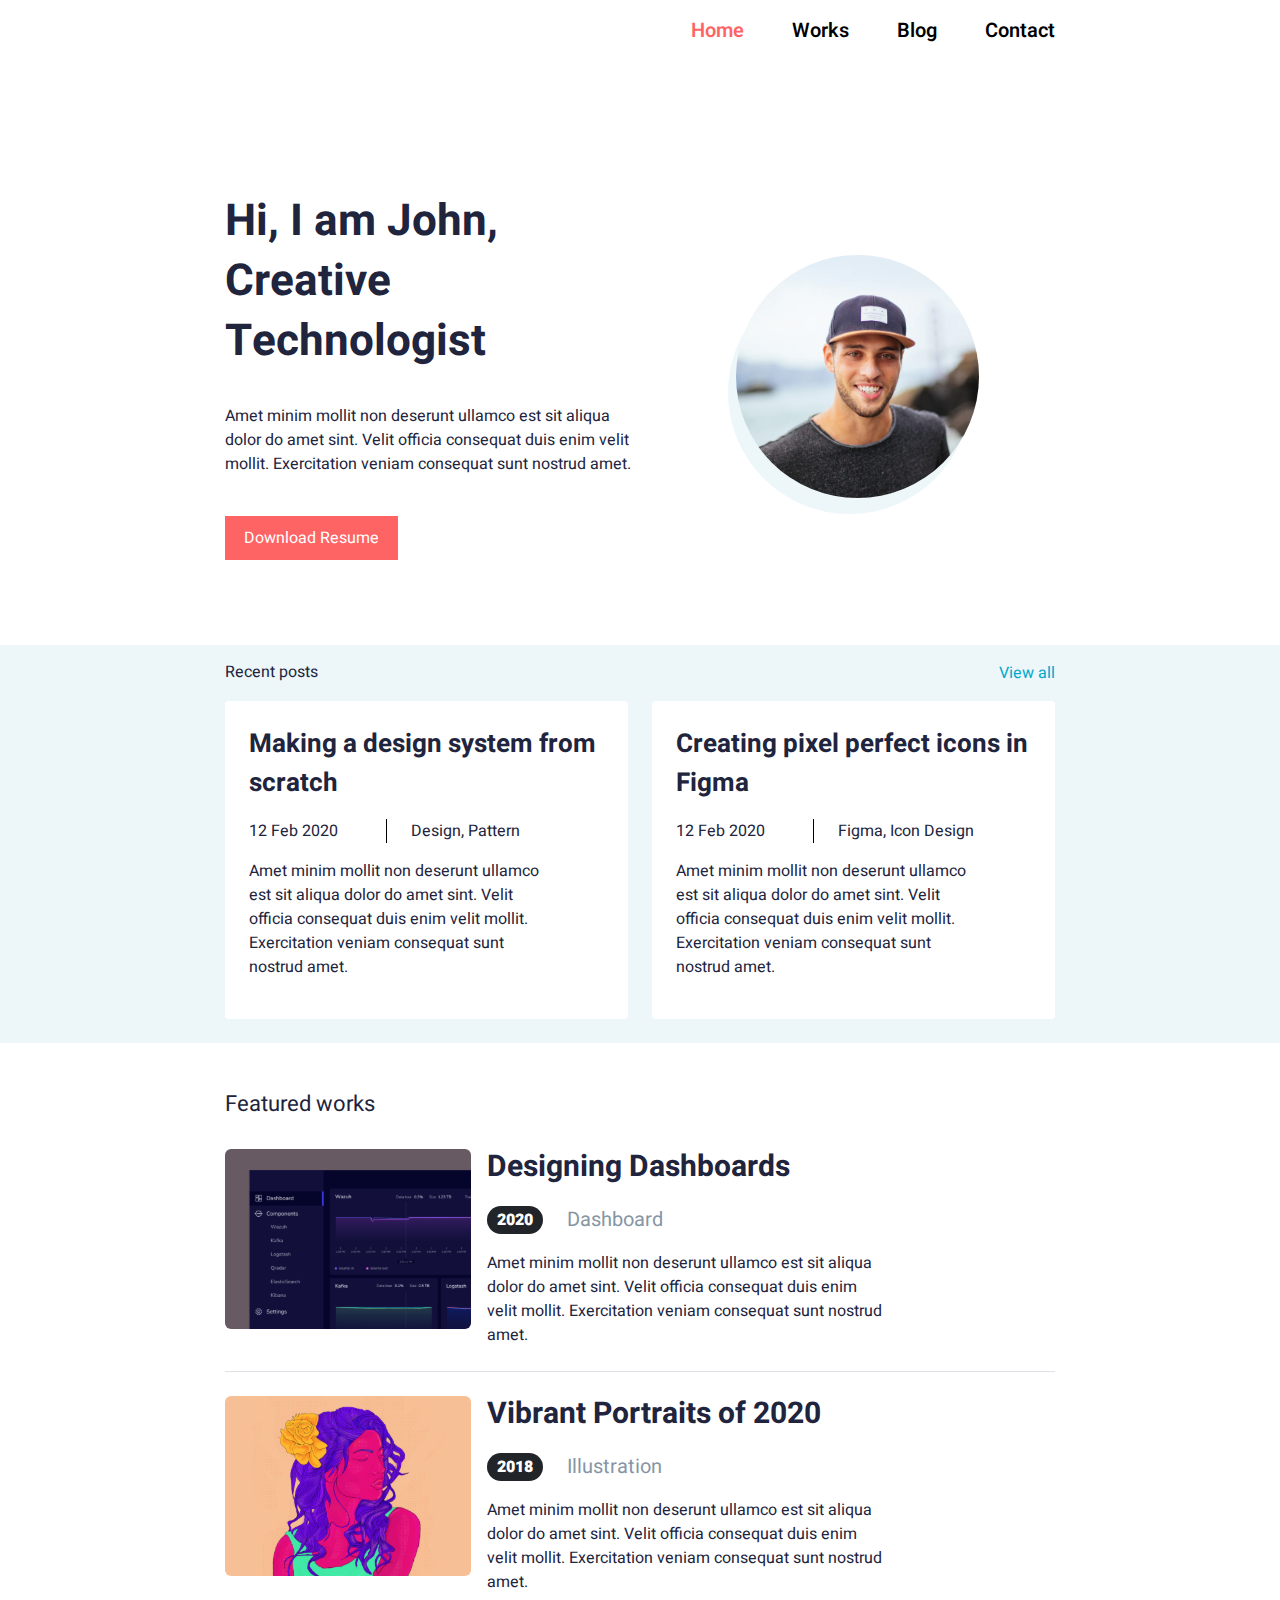
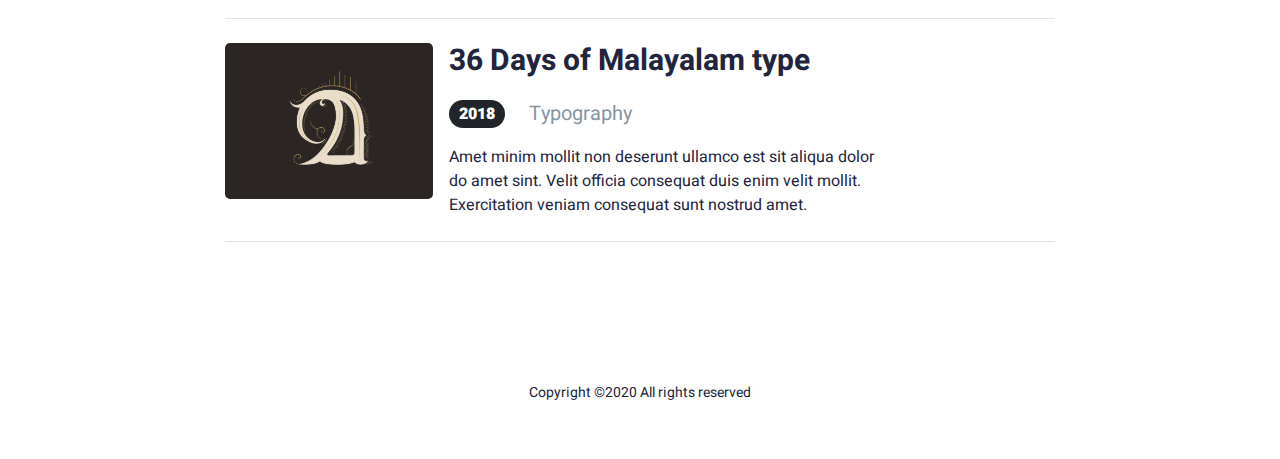
<file: index.html>
<!DOCTYPE html>
<html lang="en">
  <head>
    <meta charset="UTF-8" />
    <meta name="viewport" content="width=device-width, initial-scale=1.0" />
    <title>Portifolia</title>
    <link
      rel="stylesheet"
      href="https://cdnjs.cloudflare.com/ajax/libs/bootstrap/5.3.3/css/bootstrap.min.css"
      integrity="sha512-jnSuA4Ss2PkkikSOLtYs8BlYIeeIK1h99ty4YfvRPAlzr377vr3CXDb7sb7eEEBYjDtcYj+AjBH3FLv5uSJuXg=="
      crossorigin="anonymous"
    />
    <link
      rel="stylesheet"
      href="https://cdnjs.cloudflare.com/ajax/libs/font-awesome/6.5.2/css/all.css"
      integrity="sha512-U9Y1sGB3sLIpZm3ePcrKbXVhXlnQNcuwGQJ2WjPjnp6XHqVTdgIlbaDzJXJIAuCTp3y22t+nhI4B88F/5ldjFA=="
      crossorigin="anonymous"
    />
    <link rel="stylesheet" href="./css/style.css" />
  </head>
  <body>
    <header>
      <div class="container col-12 col-lg-8">
        <div class="navbar py-3 justify-content-end">
          <div class="top d-none d-md-flex gap-5">
            <a href="#">Home</a>
            <a href="./works.html">Works</a>
            <a href="./blog.html">Blog</a>
            <a href="">Contact</a>
          </div>
          <div class="responsive d-md-none m-0">
            <button
              class="bg-dark p-3 fs-2"
              type="button"
              data-bs-toggle="offcanvas"
              data-bs-target="#staticBackdrop"
              aria-controls="staticBackdrop"
            >
              <i class="fa-solid fa-bars"></i>
            </button>

            <div
              class="offcanvas offcanvas-start"
              data-bs-backdrop="static"
              tabindex="-1"
              id="staticBackdrop"
              aria-labelledby="staticBackdropLabel"
            >
              <div class="offcanvas-header">
                <p class="offcanvas-title opacity-75" id="staticBackdropLabel">
                  Menu
                </p>
                <button
                  type="button"
                  class="btn-close"
                  data-bs-dismiss="offcanvas"
                  aria-label="Close"
                ></button>
              </div>
              <div class="offcanvas-body">
                <div class="d-flex flex-column g-3">
                  <a href="#">Home</a>
            <a href="./works.html">Works</a>
            <a href="./blog.html">Blog</a>
            <a href="">Contact</a>
                </div>
              </div>
            </div>
          </div>
        </div>
        <div
          class="bottom d-flex flex-column flex-md-row gap-5 align-items-center"
        >
          <div
            class="left col-md-6 text-center text-md-start col-9 d-flex flex-column gap-4 order-1 order-md-0"
          >
            <h1>
              Hi, I am John, <br />
              Creative Technologist
            </h1>
            <p>
              Amet minim mollit non deserunt ullamco est sit aliqua dolor do
              amet sint. Velit officia consequat duis enim velit mollit.
              Exercitation veniam consequat sunt nostrud amet.
            </p>
            <button class="col-lg-5 col-7 m-auto m-md-0">
              Download Resume
            </button>
          </div>
          <div class="right ms-md-5">
            <div class="img d-flex">
              <img src="./img/Ellipse_1.svg" alt="" />
            </div>
          </div>
        </div>
      </div>
    </header>
    <div class="recent-posts w-100">
      <div class="container col-12 col-lg-8">
        <div class="top d-flex text-center justify-content-md-between pt-3">
          <a href="./work.html" class="m-auto my-4 m-md-0">Recent posts</a>
          <p class="d-none d-md-block">View all</p>
        </div>
        <div class="bottom d-flex flex-column flex-md-row gap-4 pb-4">
          <div class="box bg-white col p-4">
            <p class="p">Making a design system from scratch</p>
            <div class="middle d-flex">
              <p class="pe-5 border-1 border-black">12 Feb 2020</p>
              <p class="ms-4">Design, Pattern</p>
            </div>
            <p class="me-5">
              Amet minim mollit non deserunt ullamco est sit aliqua dolor do
              amet sint. Velit officia consequat duis enim velit mollit.
              Exercitation veniam consequat sunt nostrud amet.
            </p>
          </div>
          <div class="box bg-white col p-4">
            <p class="p">Creating pixel perfect icons in Figma</p>
            <div class="middle d-flex">
              <p class="pe-5 border-1 border-black">12 Feb 2020</p>
              <p class="ms-4">Figma, Icon Design</p>
            </div>
            <p class="me-5">
              Amet minim mollit non deserunt ullamco est sit aliqua dolor do
              amet sint. Velit officia consequat duis enim velit mollit.
              Exercitation veniam consequat sunt nostrud amet.
            </p>
          </div>
        </div>
      </div>
    </div>
    <section>
      <div class="container col-12 col-lg-8">
        <h2 class="pt-5 pb-3">Featured works</h2>
        <div class="boxes">
          <a href="./work.html"
            class="box border-1 border-bottom d-flex flex-column flex-md-row py-2 mb-3"
          >
            <div class="right me-md-3 m-0">
              <img src="./img/Rectangle_30.svg" alt="" />
            </div>
            <div class="left">
              <h2>Designing Dashboards</h2>
              <div class="middle d-flex align-items-center gap-4">
                <p class="bg-dark text-white rounded-5">2020</p>
                <p>Dashboard</p>
              </div>
              <p class="pe">
                Amet minim mollit non deserunt ullamco est sit aliqua dolor do
                amet sint. Velit officia consequat duis enim velit mollit.
                Exercitation veniam consequat sunt nostrud amet.
              </p>
            </div>
          </a>
          <a href="./work.html" class="box border-1 d-none border-bottom d-md-flex py-2 mb-3">
            <div class="right me-md-3 m-0">
              <img src="./img/Rectangle_32.svg" alt="" />
            </div>
            <div class="left">
              <h2>Vibrant Portraits of 2020</h2>
              <div class="middle d-flex align-items-center gap-4">
                <p class="bg-dark text-white rounded-5">2018</p>
                <p>Illustration</p>
              </div>
              <p class="pe">
                Amet minim mollit non deserunt ullamco est sit aliqua dolor do
                amet sint. Velit officia consequat duis enim velit mollit.
                Exercitation veniam consequat sunt nostrud amet.
              </p>
            </div>
          </a>
          <a href="./work.html" class="box border-1 d-none border-bottom d-md-flex py-2 mb-3">
            <div class="right me-md-3 m-0">
              <img class="img-fluid img1" src="./img/Rectangle_34.svg" alt="" />
            </div>
            <div class="left">
              <h2>36 Days of Malayalam type</h2>
              <div class="middle d-flex align-items-center gap-4">
                <p class="bg-dark text-white rounded-5">2018</p>
                <p>Typography</p>
              </div>
              <p class="pe">
                Amet minim mollit non deserunt ullamco est sit aliqua dolor do
                amet sint. Velit officia consequat duis enim velit mollit.
                Exercitation veniam consequat sunt nostrud amet.
              </p>
            </div>
          </a>
        </div>
      </div>
    </section>
    <footer>
      <div
        class="container col-8 col d-flex flex-column align-items-center justify-content-center"
      >
        <div class="icons d-flex gap-4 fs-1 mb-4">
          <i class="fa-brands fa-square-facebook"></i>
          <i class="fa-brands fa-instagram"></i>
          <i class="fa-brands fa-twitter"></i>
          <i class="fa-brands fa-linkedin"></i>
        </div>
        <p>Copyright ©2020 All rights reserved</p>
      </div>
    </footer>

    <script
      src="https://cdnjs.cloudflare.com/ajax/libs/bootstrap/5.3.3/js/bootstrap.min.js"
      integrity="sha512-ykZ1QQr0Jy/4ZkvKuqWn4iF3lqPZyij9iRv6sGqLRdTPkY69YX6+7wvVGmsdBbiIfN/8OdsI7HABjvEok6ZopQ=="
      crossorigin="anonymous"
    ></script>
  </body>
</html>
</file>
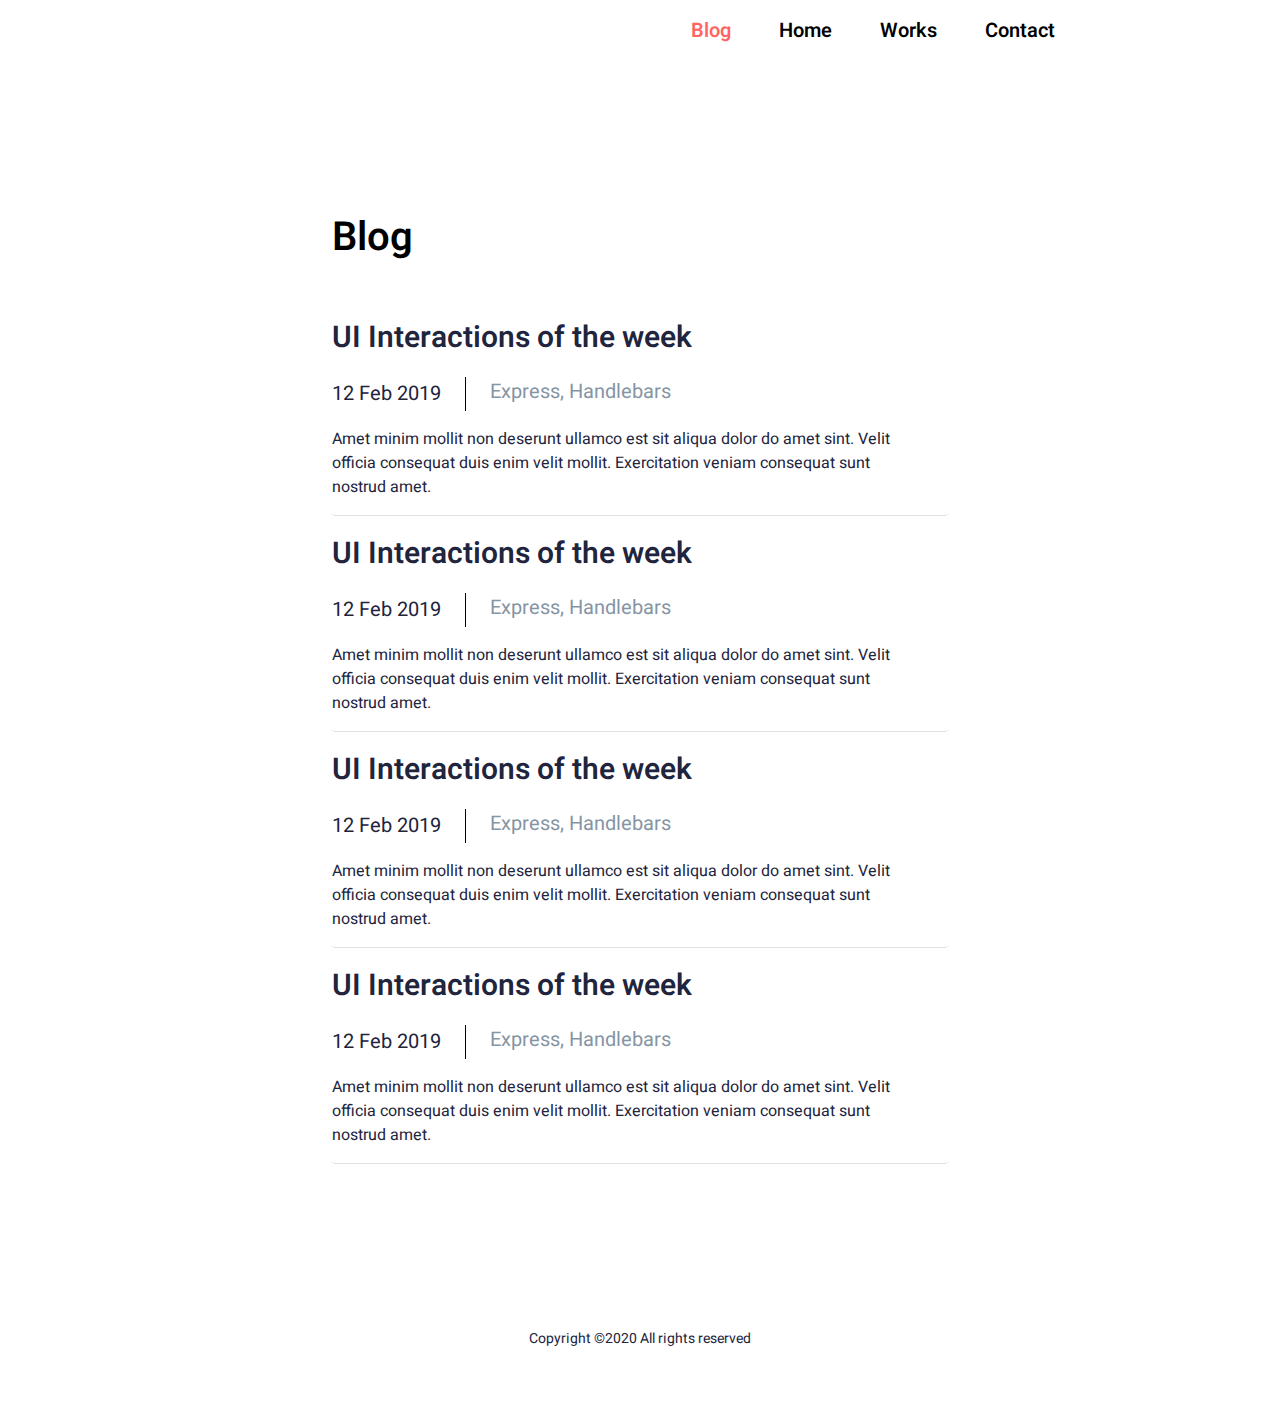
<file: blog.html>
<!DOCTYPE html>
<html lang="en">
  <head>
    <meta charset="UTF-8" />
    <meta name="viewport" content="width=device-width, initial-scale=1.0" />
    <title>Portifolia</title>
    <link
      rel="stylesheet"
      href="https://cdnjs.cloudflare.com/ajax/libs/bootstrap/5.3.3/css/bootstrap.min.css"
      integrity="sha512-jnSuA4Ss2PkkikSOLtYs8BlYIeeIK1h99ty4YfvRPAlzr377vr3CXDb7sb7eEEBYjDtcYj+AjBH3FLv5uSJuXg=="
      crossorigin="anonymous"
    />
    <link
      rel="stylesheet"
      href="https://cdnjs.cloudflare.com/ajax/libs/font-awesome/6.5.2/css/all.css"
      integrity="sha512-U9Y1sGB3sLIpZm3ePcrKbXVhXlnQNcuwGQJ2WjPjnp6XHqVTdgIlbaDzJXJIAuCTp3y22t+nhI4B88F/5ldjFA=="
      crossorigin="anonymous"
    />
    <link rel="stylesheet" href="./css/style.css" />
  </head>
  <body>
    <header>
      <div class="container col-12 col-lg-8">
        <div class="navbar py-3 justify-content-end">
          <div class="top d-none d-md-flex gap-5">
            <a href="#">Blog</a>
            <a href="./index.html">Home</a>
            <a href="./works.html">Works</a>
            <a href="">Contact</a>
          </div>
          <div class="responsive d-md-none m-0">
            <button
              class="bg-dark p-3 fs-2"
              type="button"
              data-bs-toggle="offcanvas"
              data-bs-target="#staticBackdrop"
              aria-controls="staticBackdrop"
            >
              <i class="fa-solid fa-bars"></i>
            </button>

            <div
              class="offcanvas offcanvas-start"
              data-bs-backdrop="static"
              tabindex="-1"
              id="staticBackdrop"
              aria-labelledby="staticBackdropLabel"
            >
              <div class="offcanvas-header">
                <p class="offcanvas-title opacity-75" id="staticBackdropLabel">
                  Menu
                </p>
                <button
                  type="button"
                  class="btn-close"
                  data-bs-dismiss="offcanvas"
                  aria-label="Close"
                ></button>
              </div>
              <div class="offcanvas-body">
                <div class="d-flex flex-column gap-3">
                  <a href="#">Blog</a>
                  <a href="./index.html">Home</a>
                  <a href="./works.html">Works</a>
                  <a href="">Contact</a>
                </div>
              </div>
            </div>
          </div>
        </div>
      </div>
    </header>
    <section class="section">
      <div class="recent-posts bg-white">
        <div class="container col-12 col-lg-6">
          <div
            class="top mb-5 d-flex text-center justify-content-md-between pt-3"
          >
            <p class="m-auto my-4 text-black m-md-0 fs-1 blog">Blog</p>
          </div>
          <div class="bottom d-flex flex-column flex-md-ro pb-4">
            <div class="box bg-transparent bg-white col border-bottom mb-3">
              <p class="p1">UI Interactions of the week</p>
              <div class="middle d-flex">
                <p
                  class="m1 pe-4 ps-0 border-1 border-black"
                  style="font-weight: 400"
                >
                  12 Feb 2019
                </p>
                <p class="m1 ms-4">Express, Handlebars</p>
              </div>
              <p class="me-5">
                Amet minim mollit non deserunt ullamco est sit aliqua dolor do
                amet sint. Velit officia consequat duis enim velit mollit.
                Exercitation veniam consequat sunt nostrud amet.
              </p>
            </div>
            <div class="box bg-transparent bg-white col border-bottom mb-3">
              <p class="p1">UI Interactions of the week</p>
              <div class="middle d-flex">
                <p
                  class="m1 pe-4 ps-0 border-1 border-black"
                  style="font-weight: 400"
                >
                  12 Feb 2019
                </p>
                <p class="m1 ms-4">Express, Handlebars</p>
              </div>
              <p class="me-5">
                Amet minim mollit non deserunt ullamco est sit aliqua dolor do
                amet sint. Velit officia consequat duis enim velit mollit.
                Exercitation veniam consequat sunt nostrud amet.
              </p>
            </div>
            <div class="box bg-transparent bg-white col border-bottom mb-3">
              <p class="p1">UI Interactions of the week</p>
              <div class="middle d-flex">
                <p
                  class="m1 pe-4 ps-0 border-1 border-black"
                  style="font-weight: 400"
                >
                  12 Feb 2019
                </p>
                <p class="m1 ms-4">Express, Handlebars</p>
              </div>
              <p class="me-5">
                Amet minim mollit non deserunt ullamco est sit aliqua dolor do
                amet sint. Velit officia consequat duis enim velit mollit.
                Exercitation veniam consequat sunt nostrud amet.
              </p>
            </div>
            <div class="box bg-transparent bg-white col border-bottom mb-3">
              <p class="p1">UI Interactions of the week</p>
              <div class="middle d-flex">
                <p
                  class="m1 pe-4 ps-0 border-1 border-black"
                  style="font-weight: 400"
                >
                  12 Feb 2019
                </p>
                <p class="m1 ms-4">Express, Handlebars</p>
              </div>
              <p class="me-5">
                Amet minim mollit non deserunt ullamco est sit aliqua dolor do
                amet sint. Velit officia consequat duis enim velit mollit.
                Exercitation veniam consequat sunt nostrud amet.
              </p>
            </div>
          </div>
        </div>
      </div>
    </section>
    <footer>
      <div
        class="container col-8 col d-flex flex-column align-items-center justify-content-center"
      >
        <div class="icons d-flex gap-4 fs-1 mb-4">
          <i class="fa-brands fa-square-facebook"></i>
          <i class="fa-brands fa-instagram"></i>
          <i class="fa-brands fa-twitter"></i>
          <i class="fa-brands fa-linkedin"></i>
        </div>
        <p>Copyright ©2020 All rights reserved</p>
      </div>
    </footer>

    <script
      src="https://cdnjs.cloudflare.com/ajax/libs/bootstrap/5.3.3/js/bootstrap.min.js"
      integrity="sha512-ykZ1QQr0Jy/4ZkvKuqWn4iF3lqPZyij9iRv6sGqLRdTPkY69YX6+7wvVGmsdBbiIfN/8OdsI7HABjvEok6ZopQ=="
      crossorigin="anonymous"
    ></script>
  </body>
</html>
</file>
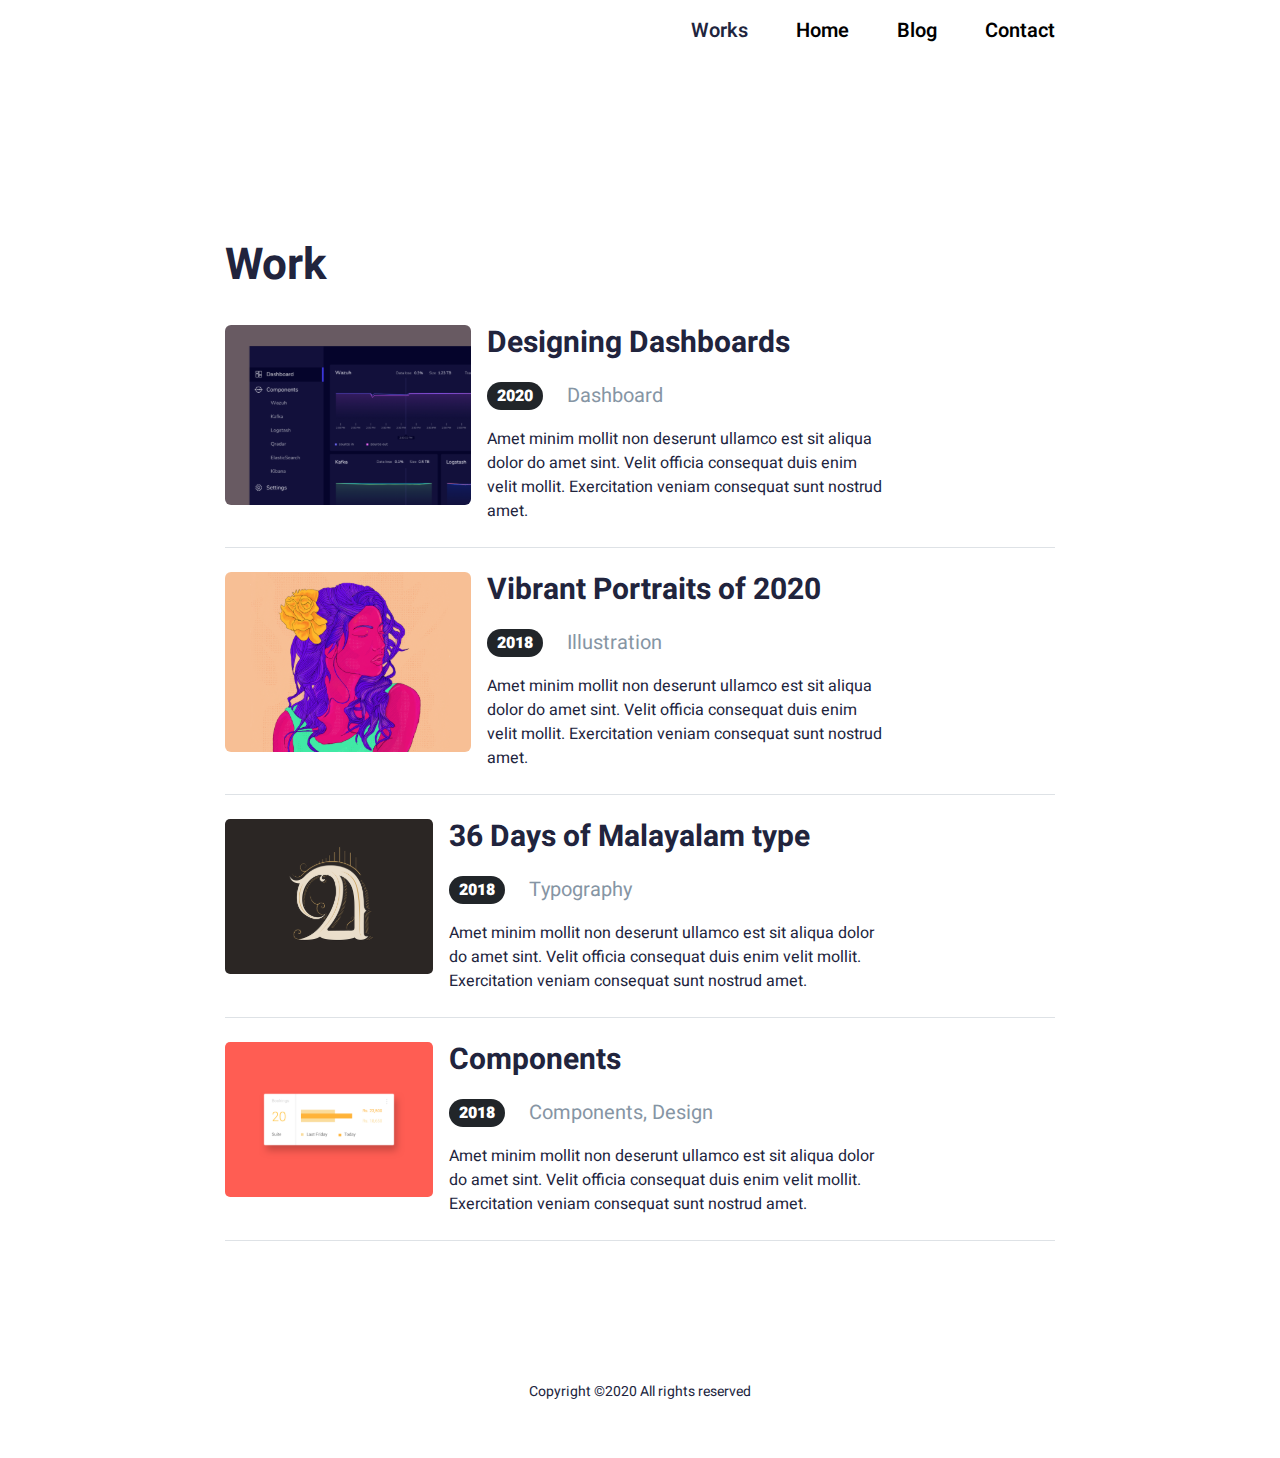
<file: work.html>
<!DOCTYPE html>
<html lang="en">
  <head>
    <meta charset="UTF-8" />
    <meta name="viewport" content="width=device-width, initial-scale=1.0" />
    <title>Document</title>
  </head>
  <body>
    <!DOCTYPE html>
    <html lang="en">
      <head>
        <meta charset="UTF-8" />
        <meta name="viewport" content="width=device-width, initial-scale=1.0" />
        <title>Portifolia</title>
        <link
          rel="stylesheet"
          href="https://cdnjs.cloudflare.com/ajax/libs/bootstrap/5.3.3/css/bootstrap.min.css"
          integrity="sha512-jnSuA4Ss2PkkikSOLtYs8BlYIeeIK1h99ty4YfvRPAlzr377vr3CXDb7sb7eEEBYjDtcYj+AjBH3FLv5uSJuXg=="
          crossorigin="anonymous"
        />
        <link
          rel="stylesheet"
          href="https://cdnjs.cloudflare.com/ajax/libs/font-awesome/6.5.2/css/all.css"
          integrity="sha512-U9Y1sGB3sLIpZm3ePcrKbXVhXlnQNcuwGQJ2WjPjnp6XHqVTdgIlbaDzJXJIAuCTp3y22t+nhI4B88F/5ldjFA=="
          crossorigin="anonymous"
        />
        <link rel="stylesheet" href="./css/style.css" />
      </head>
      <body>
        <header>
          <div class="container col-12 col-lg-8">
            <div class="navbar py-3 justify-content-end">
              <div class="top d-none d-md-flex gap-5">
                <a href="./works.html" style="color: var(--qora);">Works</a>
                <a href="./index.html">Home</a>
                <a href="./blog.html">Blog</a>
                <a href="">Contact</a>
              </div>
              <div class="responsive d-md-none m-0">
                <button
                  class="bg-dark p-3 fs-2"
                  type="button"
                  data-bs-toggle="offcanvas"
                  data-bs-target="#staticBackdrop"
                  aria-controls="staticBackdrop"
                >
                  <i class="fa-solid fa-bars"></i>
                </button>

                <div
                  class="offcanvas offcanvas-start"
                  data-bs-backdrop="static"
                  tabindex="-1"
                  id="staticBackdrop"
                  aria-labelledby="staticBackdropLabel"
                >
                  <div class="offcanvas-header">
                    <p
                      class="offcanvas-title opacity-75"
                      id="staticBackdropLabel"
                    >
                      Menu
                    </p>
                    <button
                      type="button"
                      class="btn-close"
                      data-bs-dismiss="offcanvas"
                      aria-label="Close"
                    ></button>
                  </div>
                  <div class="offcanvas-body">
                    <div class="d-flex flex-column g-3">
                      <a href="./works.html" style="color: var(--qora);">Works</a>
                      <a href="./index.html">Home</a>
                      <a href="./blog.html">Blog</a>
                      <a href="">Contact</a>
                    </div>
                  </div>
                </div>
              </div>
            </div>
          </div>
        </header>
        <section>
          <div class="container col-12 col-lg-8">
            <h2 class="pt-5 pb-3 blog" style="font-weight: 700">Work</h2>
            <div class="boxes">
              <div
                class="box border-1 border-bottom d-flex flex-column flex-md-row py-2 mb-3"
              >
                <div class="right me-md-3 m-0">
                  <img src="./img/Rectangle_30.svg" alt="" />
                </div>
                <div class="left">
                  <h2>Designing Dashboards</h2>
                  <div class="middle d-flex align-items-center gap-4">
                    <p class="bg-dark text-white rounded-5">2020</p>
                    <p>Dashboard</p>
                  </div>
                  <p class="pe">
                    Amet minim mollit non deserunt ullamco est sit aliqua dolor
                    do amet sint. Velit officia consequat duis enim velit
                    mollit. Exercitation veniam consequat sunt nostrud amet.
                  </p>
                </div>
              </div>
              <div
              class="box border-1 border-bottom d-flex flex-column flex-md-row py-2 mb-3"              >
                <div class="right me-md-3 m-0">
                  <img src="./img/Rectangle_32.svg" alt="" />
                </div>
                <div class="left">
                  <h2>Vibrant Portraits of 2020</h2>
                  <div class="middle d-flex align-items-center gap-4">
                    <p class="bg-dark text-white rounded-5">2018</p>
                    <p>Illustration</p>
                  </div>
                  <p class="pe">
                    Amet minim mollit non deserunt ullamco est sit aliqua dolor
                    do amet sint. Velit officia consequat duis enim velit
                    mollit. Exercitation veniam consequat sunt nostrud amet.
                  </p>
                </div>
              </div>
              <div
              class="box border-1 border-bottom d-flex flex-column flex-md-row py-2 mb-3"              >
                <div class="right me-md-3 m-0">
                  <img
                    class="img-fluid img1"
                    src="./img/Rectangle_34.svg"
                    alt=""
                  />
                </div>
                <div class="left">
                  <h2>36 Days of Malayalam type</h2>
                  <div class="middle d-flex align-items-center gap-4">
                    <p class="bg-dark text-white rounded-5">2018</p>
                    <p>Typography</p>
                  </div>
                  <p class="pe">
                    Amet minim mollit non deserunt ullamco est sit aliqua dolor
                    do amet sint. Velit officia consequat duis enim velit
                    mollit. Exercitation veniam consequat sunt nostrud amet.
                  </p>
                </div>
              </div>
              <div
              class="box border-1 border-bottom d-flex flex-column flex-md-row py-2 mb-3"              >
                <div class="right me-md-3 m-0">
                  <img
                    class="img-fluid img1"
                    src="./img/Rectangle_40.svg"
                    alt=""
                  />
                </div>
                <div class="left">
                  <h2>Components</h2>
                  <div class="middle d-flex align-items-center gap-4">
                    <p class="bg-dark text-white rounded-5">2018</p>
                    <p>Components, Design</p>
                  </div>
                  <p class="pe">
                    Amet minim mollit non deserunt ullamco est sit aliqua dolor
                    do amet sint. Velit officia consequat duis enim velit
                    mollit. Exercitation veniam consequat sunt nostrud amet.
                  </p>
                </div>
              </div>
            </div>
          </div>
        </section>
        <footer>
          <div
            class="container col-8 col d-flex flex-column align-items-center justify-content-center"
          >
            <div class="icons d-flex gap-4 fs-1 mb-4">
              <i class="fa-brands fa-square-facebook"></i>
              <i class="fa-brands fa-instagram"></i>
              <i class="fa-brands fa-twitter"></i>
              <i class="fa-brands fa-linkedin"></i>
            </div>
            <p>Copyright ©2020 All rights reserved</p>
          </div>
        </footer>

        <script
          src="https://cdnjs.cloudflare.com/ajax/libs/bootstrap/5.3.3/js/bootstrap.min.js"
          integrity="sha512-ykZ1QQr0Jy/4ZkvKuqWn4iF3lqPZyij9iRv6sGqLRdTPkY69YX6+7wvVGmsdBbiIfN/8OdsI7HABjvEok6ZopQ=="
          crossorigin="anonymous"
        ></script>
      </body>
    </html>
  </body>
</html>
</file>
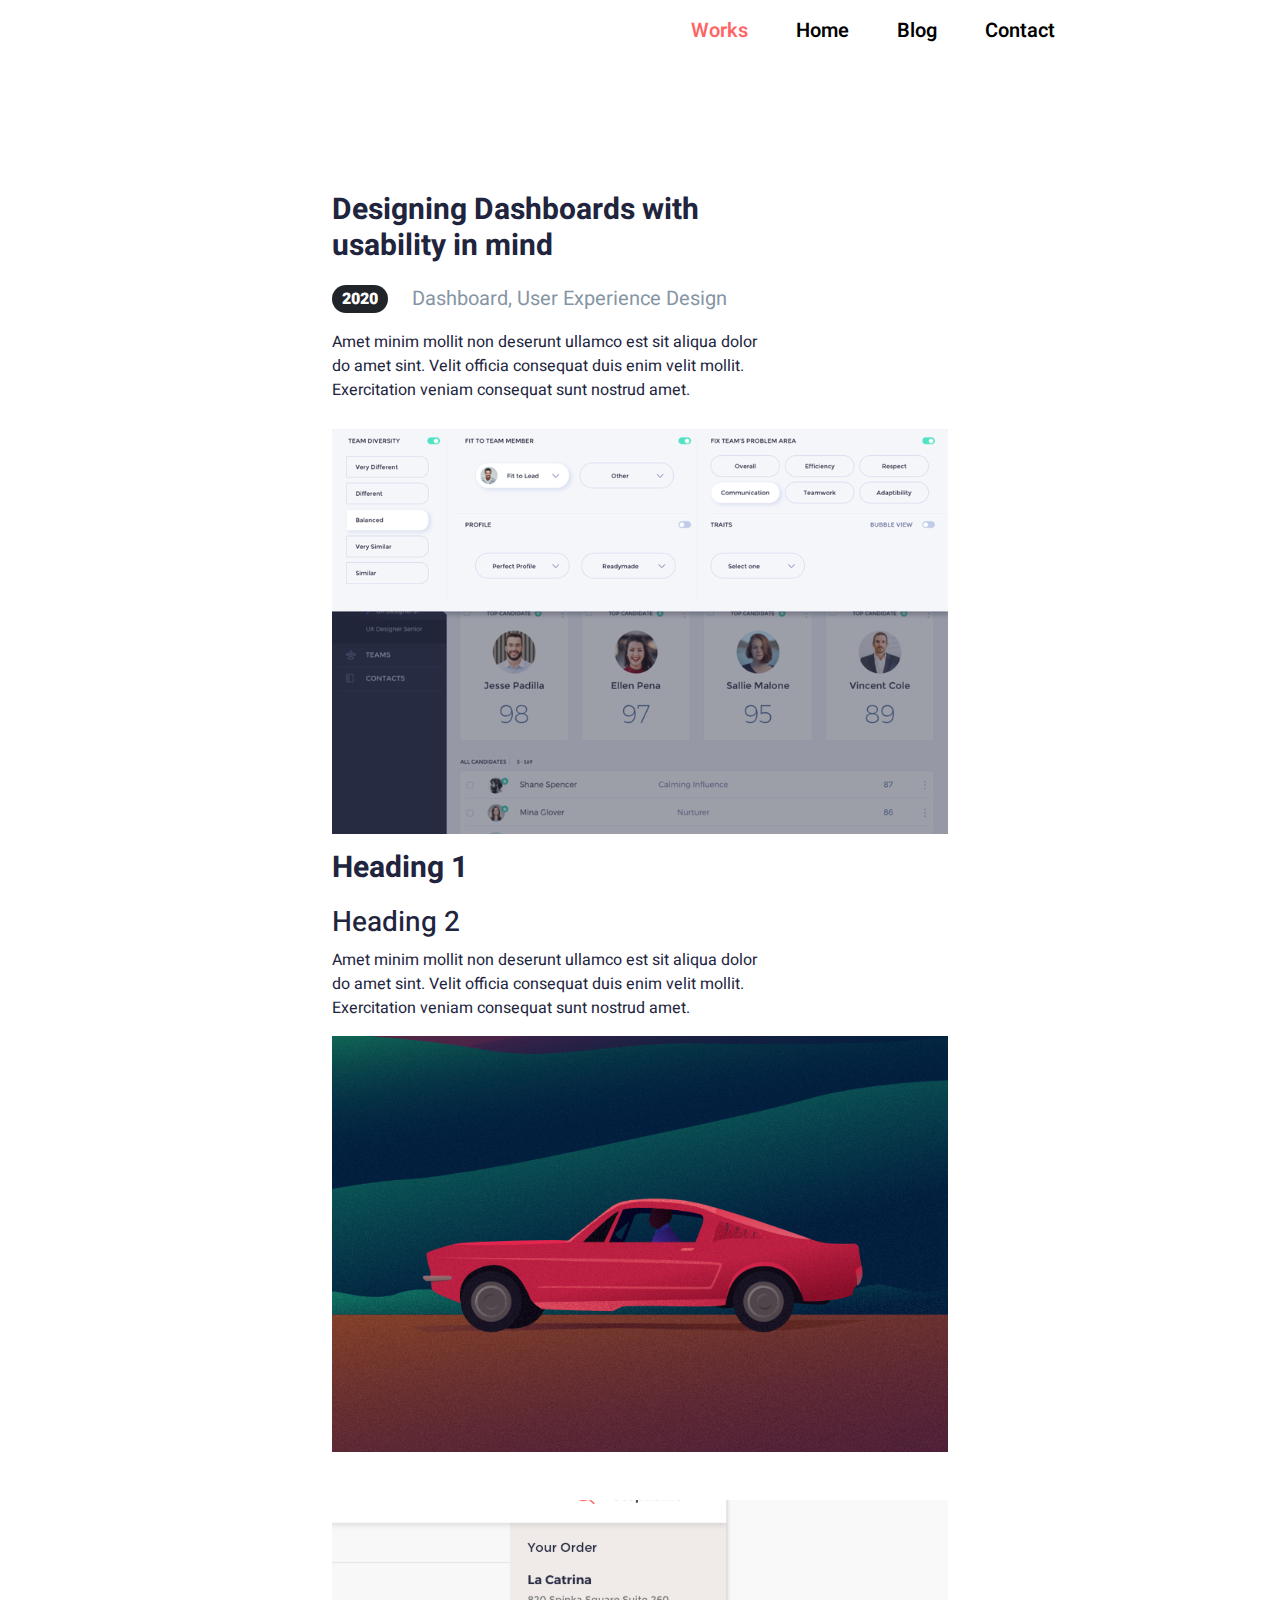
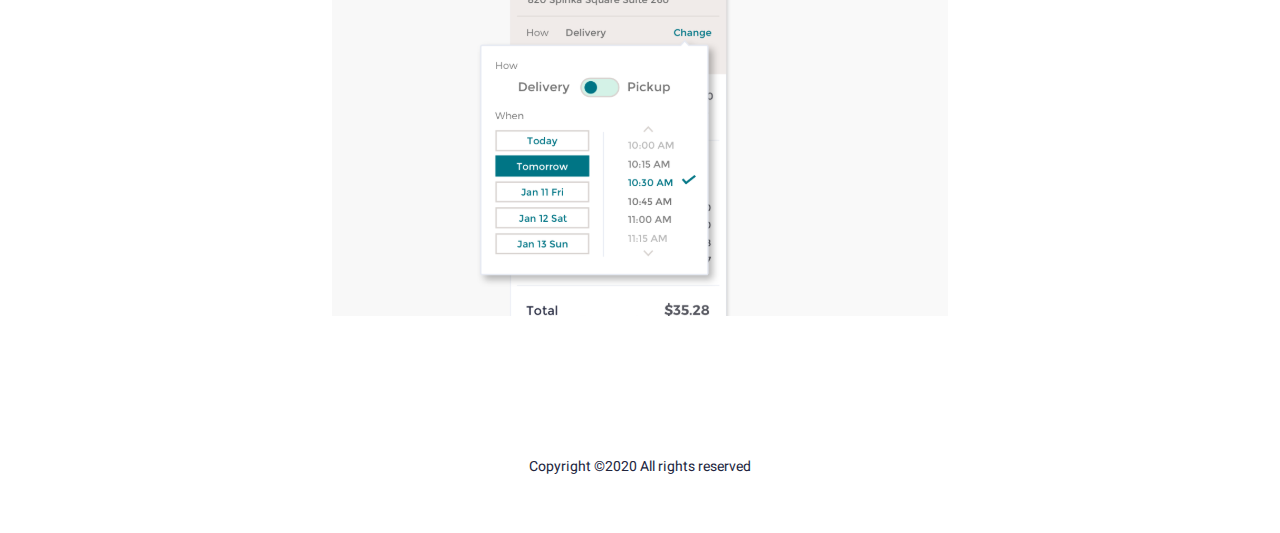
<file: works.html>
<!DOCTYPE html>
<html lang="en">
  <head>
    <meta charset="UTF-8" />
    <meta name="viewport" content="width=device-width, initial-scale=1.0" />
    <title>Document</title>
  </head>
  <body>
    <!DOCTYPE html>
    <html lang="en">
      <head>
        <meta charset="UTF-8" />
        <meta name="viewport" content="width=device-width, initial-scale=1.0" />
        <title>Portifolia</title>
        <link
          rel="stylesheet"
          href="https://cdnjs.cloudflare.com/ajax/libs/bootstrap/5.3.3/css/bootstrap.min.css"
          integrity="sha512-jnSuA4Ss2PkkikSOLtYs8BlYIeeIK1h99ty4YfvRPAlzr377vr3CXDb7sb7eEEBYjDtcYj+AjBH3FLv5uSJuXg=="
          crossorigin="anonymous"
        />
        <link
          rel="stylesheet"
          href="https://cdnjs.cloudflare.com/ajax/libs/font-awesome/6.5.2/css/all.css"
          integrity="sha512-U9Y1sGB3sLIpZm3ePcrKbXVhXlnQNcuwGQJ2WjPjnp6XHqVTdgIlbaDzJXJIAuCTp3y22t+nhI4B88F/5ldjFA=="
          crossorigin="anonymous"
        />
        <link rel="stylesheet" href="./css/style.css" />
      </head>
      <body>
        <header>
          <div class="container col-12 col-lg-8">
            <div class="navbar py-3 justify-content-end">
              <div class="top d-none d-md-flex gap-5">
                <a href="#">Works</a>
                <a href="./index.html">Home</a>
                <a href="./blog.html">Blog</a>
                <a href="">Contact</a>
              </div>
              <div class="responsive d-md-none m-0">
                <button
                  class="bg-dark p-3 fs-2"
                  type="button"
                  data-bs-toggle="offcanvas"
                  data-bs-target="#staticBackdrop"
                  aria-controls="staticBackdrop"
                >
                  <i class="fa-solid fa-bars"></i>
                </button>

                <div
                  class="offcanvas offcanvas-start"
                  data-bs-backdrop="static"
                  tabindex="-1"
                  id="staticBackdrop"
                  aria-labelledby="staticBackdropLabel"
                >
                  <div class="offcanvas-header">
                    <p
                      class="offcanvas-title opacity-75"
                      id="staticBackdropLabel"
                    >
                      Menu
                    </p>
                    <button
                      type="button"
                      class="btn-close"
                      data-bs-dismiss="offcanvas"
                      aria-label="Close"
                    ></button>
                  </div>
                  <div class="offcanvas-body">
                    <div class="d-flex flex-column gap-3">
                      <a href="#">Works</a>
                      <a href="./index.html">Home</a>
                      <a href="./blog.html">Blog</a>
                      <a href="">Contact</a>
                    </div>
                  </div>
                </div>
              </div>
            </div>
          </div>
        </header>
        <section class="section">
          <div class="container col12 col-lg-6">
            <div class="box">
              <div class="left hiding">
                <h2>
                  Designing Dashboards with <br />
                  usability in mind
                </h2>
                <div class="middle d-flex align-items-center gap-4">
                  <p class="bg-dark text-white rounded-5 p2">2020</p>
                  <p>Dashboard, User Experience Design</p>
                </div>
                <p class="pe">
                  Amet minim mollit non deserunt ullamco est sit aliqua dolor do
                  amet sint. Velit officia consequat duis enim velit mollit.
                  Exercitation veniam consequat sunt nostrud amet.
                </p>
              </div>
              <div class="box mb-3">
                <div class="right w-100 me-md-3 m-0">
                  <img class="img-fluid" src="./img/Rectangle_4.svg" alt="" />
                </div>
              </div>
            </div>
            <div class="box">
              <div class="left hiding">
                <h2>Heading 1</h2>
                <h3>Heading 2</h3>
                <p class="pe">
                  Amet minim mollit non deserunt ullamco est sit aliqua dolor do
                  amet sint. Velit officia consequat duis enim velit mollit.
                  Exercitation veniam consequat sunt nostrud amet.
                </p>
              </div>
              <div class="box mb-3">
                <div class="right w-100 me-md-3 m-0">
                  <img
                    class="img-fluid mb-5"
                    src="./img/Rectangle_5.svg"
                    alt=""
                  />
                  <img class="img-fluid" src="./img/Rectangle_6.svg" alt="" />
                </div>
              </div>
            </div>
          </div>
        </section>
        <footer>
          <div
            class="container col-8 col d-flex flex-column align-items-center justify-content-center"
          >
            <div class="icons d-flex gap-4 fs-1 mb-4">
              <i class="fa-brands fa-square-facebook"></i>
              <i class="fa-brands fa-instagram"></i>
              <i class="fa-brands fa-twitter"></i>
              <i class="fa-brands fa-linkedin"></i>
            </div>
            <p>Copyright ©2020 All rights reserved</p>
          </div>
        </footer>

        <script
          src="https://cdnjs.cloudflare.com/ajax/libs/bootstrap/5.3.3/js/bootstrap.min.js"
          integrity="sha512-ykZ1QQr0Jy/4ZkvKuqWn4iF3lqPZyij9iRv6sGqLRdTPkY69YX6+7wvVGmsdBbiIfN/8OdsI7HABjvEok6ZopQ=="
          crossorigin="anonymous"
        ></script>
      </body>
    </html>
  </body>
</html>
</file>
<file: css/style.css>
@import url(https://fonts.googleapis.com/css2?family=Heebo:wght@100;200;300;400;500;600;800;900&display=swap);
* {
  margin: 0;
  padding: 0;
  box-sizing: border-box;
  list-style: none;
  text-decoration: none;
}

:root {
  --kuk: #edf7fa;
  --sariq: #ff6464;
  --qora: #21243d;
  --tuq-kuk: #00a8cc;
  --heebo: "Heebo", sans-serif;
}
body{
  font-family: "Heebo", sans-serif;
}
.container{
  color: var(--qora);
}

/* HEADER */

.navbar {
  margin-bottom: 130px;
}
header .navbar a:first-child, .responsive a:first-child:not(.offcanvas-title){
  color: var(--sariq);
}
.navbar a{
  text-decoration: none;
  color: black;
  font-size: 20px;
  font-weight: 600;
  font-family: var(--heebo);
}
header .bottom {
  margin-bottom: 85px;
}
header .bottom .left h1 {
  font-weight: 700;
  font-size: 44px;
  line-height: 60px;
  font-family: var(--heebo);
}
header button {
  padding: 10px;
  border-radius: 0;
  background-color: var(--sariq);
  color: white;
  border: none;
  font-family: var(--heebo);
}
header .img {
  width: 243px;
  height: 243px;
  margin-left: 0px;
  border-radius: 50%;
  box-shadow: -8px 16px 0px 0px var(--kuk);
}


/* recent-posts */

.recent-posts {
  background-color: var(--kuk);
  font-weight: 400;
}
.recent-posts .top p:first-child {
  font-family: var(--heebo);
  font-size: 22px;
}
.recent-posts .top a {
  line-height: 23.5px;
  font-family: var(--heebo);
  text-decoration: none;
  cursor: pointer;
  color: var(--qora);
}.recent-posts .top p{
  color: var(--tuq-kuk)
}
.recent-posts .p{
  font-size: 26px;
  font-weight: 700;
}
.recent-posts .middle p:first-child{
  border-right: 1px solid;
}
.recent-posts .box{
  border-radius: 4px;
}

/* section */


section .middle p:first-child{
  padding: 2px 10px;
  font-weight: 900;
}
section .boxes a{
  text-decoration: none;
  color: var(--qora);
}
section .blog{
  font-weight: 700;
  font-size: 44px;
}
section .p1{
  font-size: 30px;
  font-weight: 500;
}
section .middle p:last-child{
  font-size: 20px;
  font-weight: 400;
  color: #8695A4;
}
section .pe{
  margin-right: 170px;
}
section h2{
  font-size: 22px;
  font-weight: 400;
}
section .left h2{
  font-size: 30px;
  font-weight: 700;
  margin-bottom: 20px;
}
section .boxes .img1{
  width: 470px; 
}
section .p2{
  background-color: var(--sariq);
}


/* footer */

footer{
  padding-top: 100px;
  padding-bottom: 40px;
}
footer p{
  font-size: 14px;
}
@media only screen and (max-width:576px){
  section .pe{
    margin: 0;
  }
  section img{
    width: 450px;
    margin-bottom: 20px;
  }
}

@media only screen and (max-width:900px){
  header .responsive{
    display: block;
  }
  section .pe{
    margin: 0;
  }
  .navbar{
    margin-bottom: 50px;
  }
  section img{
    width: 450px;
    margin-bottom: 20px;
  }
  section .box{
    border: none;
  }
}
@media only screen and (max-width:1000px){
  header .img {
    margin-left: 0;
  }
}


/* blog html */



/* section */

section .middle .m1{
  font-size: 20px;
}
section .blog{
  font-weight: 600;
}
.section .p1{
  font-size: 30px;
  font-weight: 600;
}


header .navbar .w{
  color: var(--qora);
}
</file>
